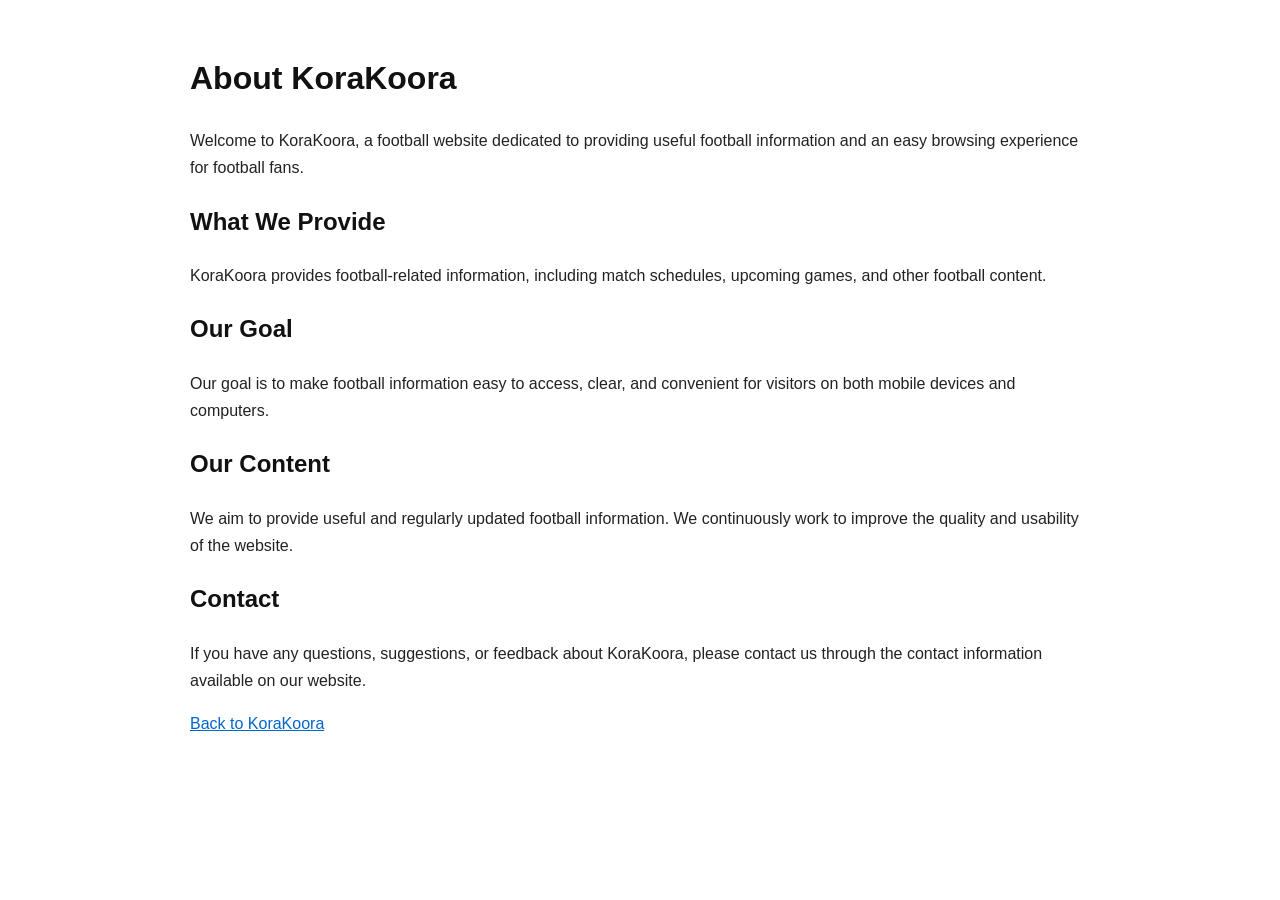
<file: about.html>
<!DOCTYPE html>
<html lang="en">
<head>
  <meta charset="UTF-8">
  <meta name="viewport" content="width=device-width, initial-scale=1.0">
  <title>About Us - KoraKoora</title>
  <meta name="description" content="Learn more about KoraKoora, a football website providing match information and football content.">
  <style>
    body {
      font-family: Arial, sans-serif;
      line-height: 1.7;
      max-width: 900px;
      margin: 0 auto;
      padding: 30px 20px;
      color: #222;
      background: #fff;
    }

    h1, h2 {
      color: #111;
    }

    a {
      color: #0066cc;
    }
  </style>
</head>

<body>

  <h1>About KoraKoora</h1>

  <p>
    Welcome to KoraKoora, a football website dedicated to providing
    useful football information and an easy browsing experience for
    football fans.
  </p>

  <h2>What We Provide</h2>

  <p>
    KoraKoora provides football-related information, including match
    schedules, upcoming games, and other football content.
  </p>

  <h2>Our Goal</h2>

  <p>
    Our goal is to make football information easy to access, clear,
    and convenient for visitors on both mobile devices and computers.
  </p>

  <h2>Our Content</h2>

  <p>
    We aim to provide useful and regularly updated football information.
    We continuously work to improve the quality and usability of the website.
  </p>

  <h2>Contact</h2>

  <p>
    If you have any questions, suggestions, or feedback about KoraKoora,
    please contact us through the contact information available on our website.
  </p>

  <p>
    <a href="../index.html">Back to KoraKoora</a>
  </p>

</body>
</html>
</file>
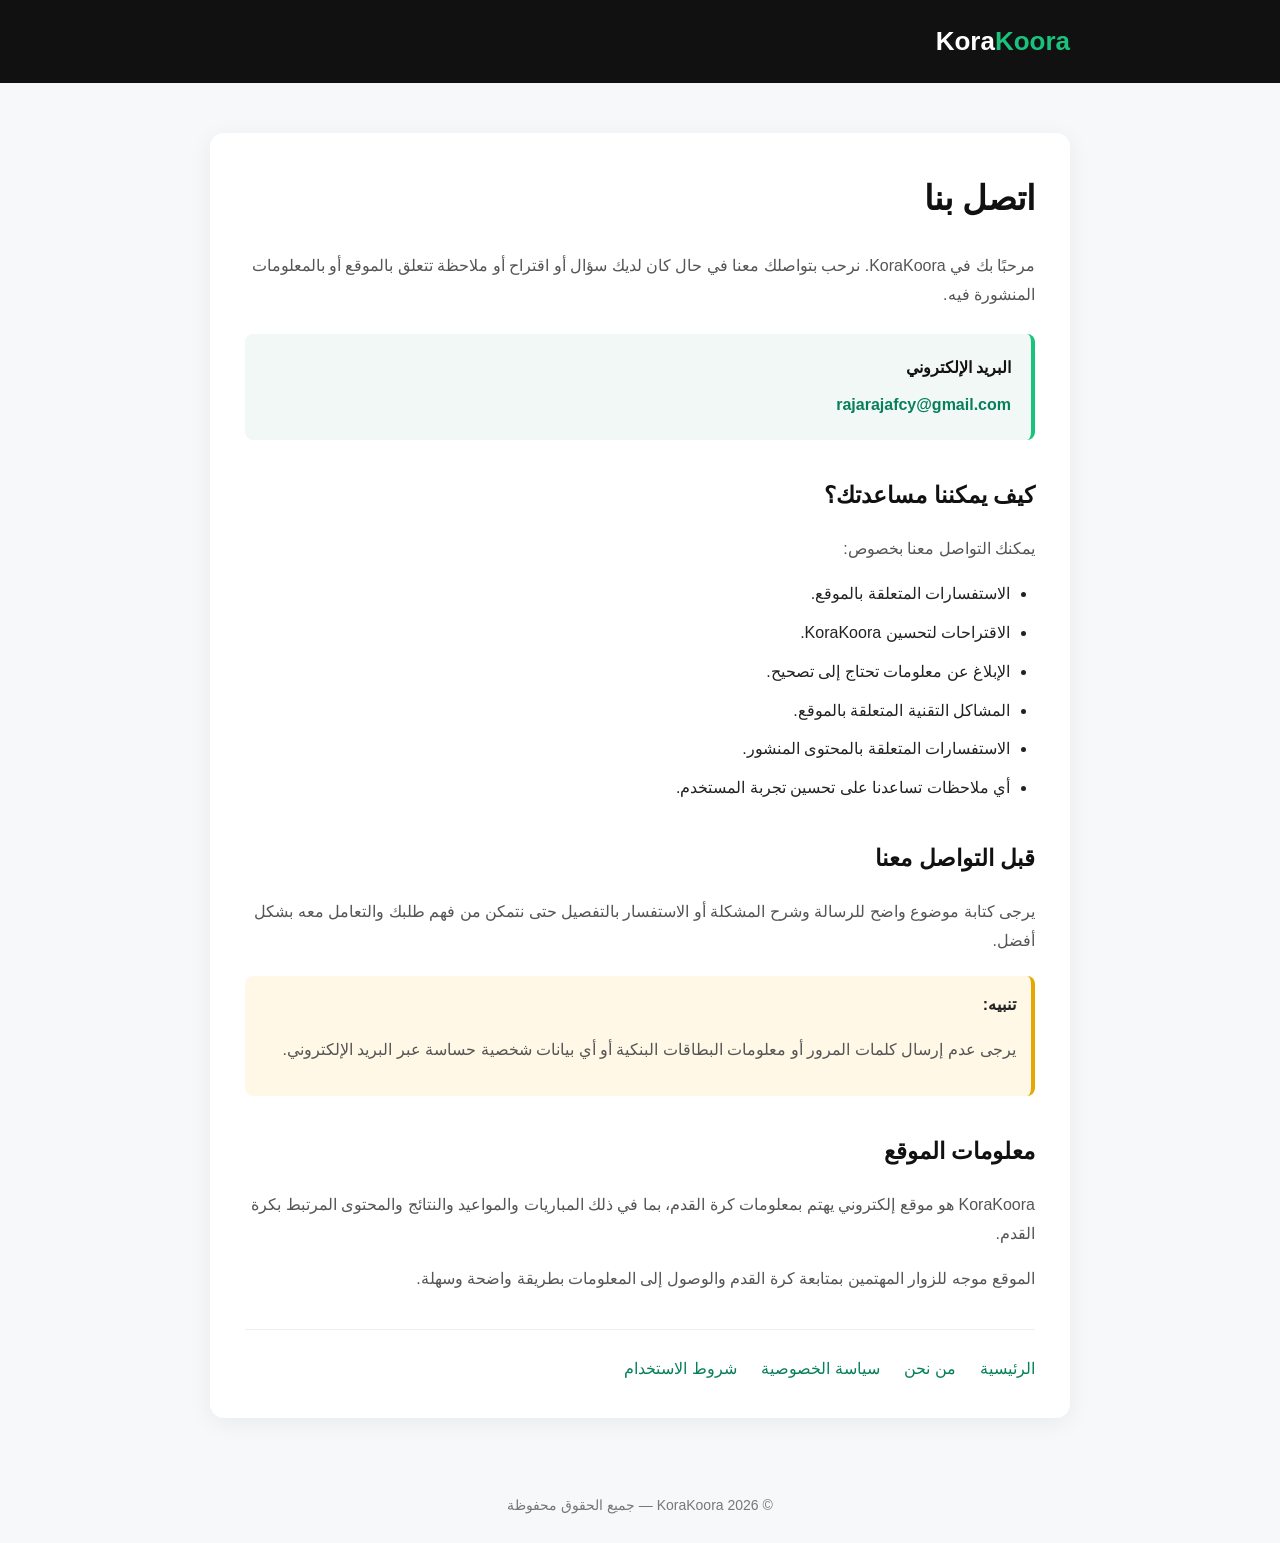
<file: contact.html>
<!DOCTYPE html>
<html lang="ar" dir="rtl">

<head>
  <meta charset="UTF-8">
  <meta name="viewport" content="width=device-width, initial-scale=1.0">

  <title>اتصل بنا - KoraKoora</title>

  <meta name="description"
        content="تواصل مع فريق KoraKoora للاستفسارات والاقتراحات وتصحيح المعلومات والملاحظات.">

  <meta name="robots" content="index, follow">

  <style>
    * {
      box-sizing: border-box;
    }

    body {
      margin: 0;
      font-family: Arial, Tahoma, sans-serif;
      line-height: 1.8;
      color: #222;
      background: #f7f8fa;
    }

    .container {
      max-width: 900px;
      margin: auto;
      padding: 0 20px;
    }

    header {
      background: #111;
      padding: 18px 0;
    }

    .brand {
      color: white;
      text-decoration: none;
      font-size: 26px;
      font-weight: bold;
    }

    .brand span {
      color: #19c37d;
    }

    main {
      padding: 50px 0;
    }

    .card {
      background: white;
      border-radius: 14px;
      padding: 35px;
      box-shadow: 0 5px 25px rgba(0, 0, 0, 0.06);
    }

    h1 {
      margin-top: 0;
      color: #111;
      font-size: 34px;
    }

    h2 {
      margin-top: 35px;
      color: #111;
      font-size: 23px;
    }

    p {
      color: #555;
    }

    .contact-box {
      background: #f1f8f5;
      border-right: 4px solid #19c37d;
      padding: 20px;
      border-radius: 8px;
      margin: 25px 0;
    }

    .contact-box strong {
      display: block;
      margin-bottom: 8px;
      color: #111;
    }

    .email {
      direction: ltr;
      display: inline-block;
      color: #087f5b;
      font-weight: bold;
      text-decoration: none;
    }

    .email:hover {
      text-decoration: underline;
    }

    ul {
      padding-right: 25px;
    }

    li {
      margin-bottom: 10px;
    }

    .form-group {
      margin-bottom: 20px;
    }

    label {
      display: block;
      margin-bottom: 8px;
      font-weight: bold;
    }

    input,
    textarea {
      width: 100%;
      padding: 13px;
      border: 1px solid #ddd;
      border-radius: 8px;
      font-family: inherit;
      font-size: 15px;
    }

    textarea {
      min-height: 140px;
      resize: vertical;
    }

    button {
      border: 0;
      padding: 13px 25px;
      border-radius: 8px;
      background: #19c37d;
      color: white;
      font-size: 16px;
      cursor: pointer;
    }

    button:hover {
      opacity: 0.9;
    }

    .notice {
      background: #fff8e6;
      border-right: 4px solid #e6a700;
      padding: 15px;
      border-radius: 8px;
      margin-top: 20px;
    }

    .links {
      margin-top: 35px;
      padding-top: 25px;
      border-top: 1px solid #eee;
    }

    .links a {
      color: #087f5b;
      text-decoration: none;
      margin-left: 20px;
    }

    .links a:hover {
      text-decoration: underline;
    }

    footer {
      text-align: center;
      padding: 25px;
      color: #777;
      font-size: 14px;
    }

    @media (max-width: 600px) {
      .card {
        padding: 25px 18px;
      }

      h1 {
        font-size: 28px;
      }
    }
  </style>
</head>

<body>

<header>
  <div class="container">

    <a class="brand" href="../index.html">
      Kora<span>Koora</span>
    </a>

  </div>
</header>


<main>

  <div class="container">

    <div class="card">

      <h1>اتصل بنا</h1>

      <p>
        مرحبًا بك في KoraKoora.
        نرحب بتواصلك معنا في حال كان لديك سؤال أو اقتراح أو ملاحظة
        تتعلق بالموقع أو بالمعلومات المنشورة فيه.
      </p>


      <div class="contact-box">

        <strong>البريد الإلكتروني</strong>

        <a
          class="email"
          href="mailto:rajarajafcy@gmail.com?subject=Contact%20KoraKoora">
          rajarajafcy@gmail.com
        </a>

      </div>


      <h2>كيف يمكننا مساعدتك؟</h2>

      <p>
        يمكنك التواصل معنا بخصوص:
      </p>

      <ul>
        <li>الاستفسارات المتعلقة بالموقع.</li>
        <li>الاقتراحات لتحسين KoraKoora.</li>
        <li>الإبلاغ عن معلومات تحتاج إلى تصحيح.</li>
        <li>المشاكل التقنية المتعلقة بالموقع.</li>
        <li>الاستفسارات المتعلقة بالمحتوى المنشور.</li>
        <li>أي ملاحظات تساعدنا على تحسين تجربة المستخدم.</li>
      </ul>


      <h2>قبل التواصل معنا</h2>

      <p>
        يرجى كتابة موضوع واضح للرسالة وشرح المشكلة أو الاستفسار
        بالتفصيل حتى نتمكن من فهم طلبك والتعامل معه بشكل أفضل.
      </p>


      <div class="notice">

        <strong>تنبيه:</strong>

        <p>
          يرجى عدم إرسال كلمات المرور أو معلومات البطاقات البنكية
          أو أي بيانات شخصية حساسة عبر البريد الإلكتروني.
        </p>

      </div>


      <h2>معلومات الموقع</h2>

      <p>
        KoraKoora هو موقع إلكتروني يهتم بمعلومات كرة القدم،
        بما في ذلك المباريات والمواعيد والنتائج والمحتوى المرتبط
        بكرة القدم.
      </p>

      <p>
        الموقع موجه للزوار المهتمين بمتابعة كرة القدم والوصول
        إلى المعلومات بطريقة واضحة وسهلة.
      </p>


      <div class="links">

        <a href="../index.html">
          الرئيسية
        </a>

        <a href="about.html">
          من نحن
        </a>

        <a href="privacy.html">
          سياسة الخصوصية
        </a>

        <a href="terms.html">
          شروط الاستخدام
        </a>

      </div>

    </div>

  </div>

</main>


<footer>

  © 2026 KoraKoora — جميع الحقوق محفوظة

</footer>

</body>
</html>
</file>
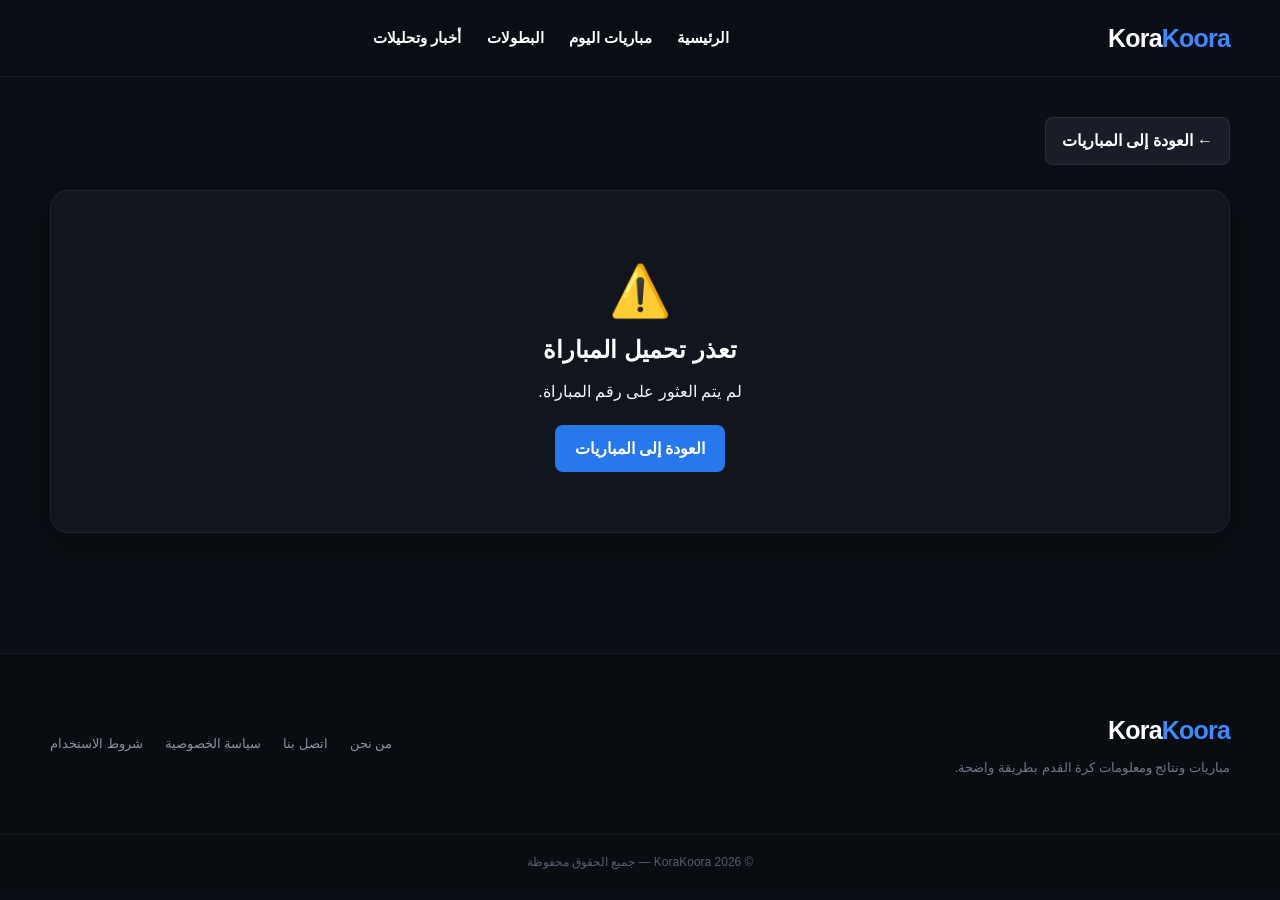
<file: match.html>
<!DOCTYPE html>
<html lang="ar" dir="rtl">

<head>
  <meta charset="UTF-8">
  <meta name="viewport" content="width=device-width, initial-scale=1.0">
  <meta name="robots" content="index, follow">
  <meta name="description" content="تفاصيل مباراة كرة القدم، الموعد، النتيجة، البطولة، القنوات الناقلة والمعلومات المتاحة.">
  <meta name="theme-color" content="#111111">
  <title>تفاصيل المباراة | KoraKoora</title>
  <link rel="stylesheet" href="style.css">

  <style>
    .match-page { padding: 40px 0 70px; }
    .back-button { display: inline-flex; align-items: center; gap: 8px; margin-bottom: 25px; padding: 10px 16px; border-radius: 8px; background: #181d27; color: #fff; text-decoration: none; font-weight: bold; border: 1px solid rgba(255,255,255,0.08); }
    .back-button:hover { background: #202735; }

    .match-details-card {
      background: #11151e;
      color: #f5f7fb;
      border-radius: 18px;
      padding: 30px;
      box-shadow: 0 10px 35px rgba(0,0,0,.3);
      border: 1px solid rgba(255,255,255,0.06);
    }
    .match-details-card h2 { color: #ffffff; }
    .match-details-card strong { color: #f5f7fb; }

    .match-details-top { text-align: center; margin-bottom: 30px; }
    .competition-name {
      display: inline-block;
      margin-bottom: 12px;
      padding: 7px 14px;
      border-radius: 20px;
      background: #181d27;
      color: #f5f7fb;
      font-size: 14px;
      font-weight: bold;
      border: 1px solid rgba(255,255,255,0.06);
    }
    .match-date { color: #8992a3; margin: 8px 0; }

    .match-details-teams {
      display: grid;
      grid-template-columns: 1fr auto 1fr;
      align-items: center;
      gap: 25px;
      max-width: 850px;
      margin: 0 auto;
    }
    .details-team {
      display: flex;
      flex-direction: column;
      align-items: center;
      gap: 12px;
      text-align: center;
    }
    .details-team img { width: 90px; height: 90px; object-fit: contain; }
    .details-team-name { font-size: 20px; font-weight: bold; color: #ffffff; }

    .details-center { text-align: center; min-width: 150px; }
    .details-time { font-size: 30px; font-weight: bold; margin-bottom: 10px; color: #ffffff; }
    .details-score {
      display: flex;
      justify-content: center;
      align-items: center;
      gap: 12px;
      font-size: 38px;
      font-weight: 900;
      color: #ffffff;
    }
    .details-score strong { font-size: 25px; color: #ffffff; }

    .details-status {
      display: inline-block;
      margin-top: 10px;
      padding: 6px 13px;
      border-radius: 20px;
      background: #181d27;
      color: #f5f7fb;
      font-size: 14px;
      font-weight: bold;
    }
    .details-status.live { background: rgba(255,77,88,0.15); color: #ff6b75; }
    .details-status.finished { background: rgba(66,203,133,0.12); color: #69d49a; }
    .details-status.upcoming { background: rgba(61,139,255,0.12); color: #3d8bff; }

    .details-section { margin-top: 35px; padding-top: 25px; border-top: 1px solid rgba(255,255,255,0.06); }
    .details-section h2 { margin-bottom: 20px; font-size: 21px; color: #ffffff; }

    .info-grid {
      display: grid;
      grid-template-columns: repeat(auto-fit, minmax(180px, 1fr));
      gap: 15px;
    }
    .info-box {
      background: #181d27;
      border-radius: 12px;
      padding: 17px;
      color: #f5f7fb;
      border: 1px solid rgba(255,255,255,0.04);
    }
    .info-box span { display: block; color: #8992a3; font-size: 13px; margin-bottom: 7px; }
    .info-box strong { font-size: 16px; color: #ffffff; }

    .placeholder-box {
      padding: 20px;
      background: #181d27;
      border-radius: 12px;
      color: #737d8e;
      line-height: 1.9;
      border: 1px solid rgba(255,255,255,0.04);
    }

    .broadcast-grid {
      display: grid;
      grid-template-columns: repeat(auto-fit, minmax(260px, 1fr));
      gap: 12px;
    }
    .broadcast-card {
      display: flex;
      align-items: center;
      gap: 14px;
      padding: 16px;
      background: #181d27;
      border-radius: 14px;
      border: 1px solid rgba(255,255,255,0.06);
      transition: all 0.2s ease;
      text-decoration: none;
      color: inherit;
    }
    .broadcast-card:hover {
      background: #1b2230;
      border-color: rgba(61,139,255,0.2);
      transform: translateY(-2px);
    }
    .broadcast-icon {
      width: 48px;
      height: 48px;
      border-radius: 12px;
      display: flex;
      align-items: center;
      justify-content: center;
      font-size: 22px;
      flex-shrink: 0;
    }
    .broadcast-info { flex: 1; }
    .broadcast-info strong { display: block; color: #ffffff; font-size: 15px; margin-bottom: 3px; }
    .broadcast-info span { color: #8992a3; font-size: 12px; }
    .broadcast-action {
      padding: 8px 14px;
      border-radius: 8px;
      background: #2878ed;
      color: #fff;
      font-size: 12px;
      font-weight: bold;
      white-space: nowrap;
    }
    .broadcast-note {
      margin-top: 16px;
      padding: 14px 16px;
      background: rgba(40,120,237,0.08);
      border: 1px solid rgba(40,120,237,0.15);
      border-radius: 12px;
      color: #3d8bff;
      font-size: 13px;
      line-height: 1.7;
    }

    .loading-details { text-align: center; padding: 70px 20px; }
    .loading-details .loader {
      width: 38px; height: 38px;
      border: 4px solid rgba(255,255,255,0.08);
      border-top-color: #3d8bff;
      border-radius: 50%;
      animation: spin .8s linear infinite;
      margin: 0 auto 15px;
    }
    @keyframes spin { to { transform: rotate(360deg); } }

    .error-details { text-align: center; padding: 60px 20px; }
    .error-details h2 { margin-bottom: 10px; color: #ffffff; }
    .home-link {
      display: inline-block;
      margin-top: 20px;
      padding: 11px 20px;
      background: #2878ed;
      color: #fff;
      border-radius: 8px;
      text-decoration: none;
      font-weight: bold;
    }

    .team-logo-fallback {
      width: 90px; height: 90px; border-radius: 50%;
      background: linear-gradient(135deg, #1a237e, #0d47a1);
      color: #fff; font-size: 2.5rem; font-weight: 900;
      display: flex; align-items: center; justify-content: center;
    }

    .nav-menu {
      display: flex;
      gap: 25px;
      list-style: none;
      margin: 0;
      padding: 0;
    }
    .nav-menu li a {
      color: #fff;
      text-decoration: none;
      font-weight: 600;
      transition: color 0.2s;
    }
    .nav-menu li a:hover { color: #3d8bff; }

    @media (max-width: 768px) {
      .nav-menu {
        position: absolute;
        top: 100%;
        right: 0;
        left: 0;
        flex-direction: column;
        background: #11151e;
        padding: 20px;
        gap: 15px;
        border-radius: 0 0 16px 16px;
        border: 1px solid rgba(255,255,255,0.06);
        border-top: 0;
        transform: translateY(-10px);
        opacity: 0;
        pointer-events: none;
        transition: all 0.25s ease;
        z-index: 100;
      }
      .nav-menu.open {
        transform: translateY(0);
        opacity: 1;
        pointer-events: all;
      }
      .mobile-menu-btn {
        display: flex;
        align-items: center;
        justify-content: center;
        width: 40px;
        height: 40px;
        background: transparent;
        border: 1px solid rgba(255,255,255,0.1);
        border-radius: 10px;
        color: #fff;
        font-size: 18px;
        cursor: pointer;
      }
      .match-details-teams { gap: 12px; }
      .details-team img, .team-logo-fallback { width: 65px; height: 65px; font-size: 1.8rem; }
      .details-team-name { font-size: 15px; }
      .details-time { font-size: 22px; }
      .details-score { font-size: 28px; }
      .details-center { min-width: 90px; }
      .info-grid { grid-template-columns: 1fr; }
      .broadcast-grid { grid-template-columns: 1fr; }
    }
  </style>
</head>

<body>

<header class="topbar">
  <div class="container nav">
    <a class="brand" href="index.html">Kora<span>Koora</span></a>
    <button class="mobile-menu-btn" aria-label="القائمة" aria-expanded="false">
      <i class="fas fa-bars"></i>
    </button>
    <nav aria-label="القائمة الرئيسية">
      <ul class="nav-menu">
        <li><a href="index.html">الرئيسية</a></li>
        <li><a href="index.html#matches">مباريات اليوم</a></li>
        <li><a href="index.html#leagues">البطولات</a></li>
        <li><a href="index.html#news">أخبار وتحليلات</a></li>
      </ul>
    </nav>
  </div>
</header>

<main class="match-page">
  <div class="container">
    <a href="index.html#matches" class="back-button">← العودة إلى المباريات</a>
    <div id="matchDetails">
      <div class="loading-details">
        <div class="loader"></div>
        <p>جاري تحميل تفاصيل المباراة...</p>
      </div>
    </div>
  </div>
</main>

<footer>
  <div class="container footer">
    <div>
      <a class="brand" href="index.html">Kora<span>Koora</span></a>
      <p>مباريات ونتائج ومعلومات كرة القدم بطريقة واضحة.</p>
    </div>
    <div class="footer-links">
      <a href="pages/about.html">من نحن</a>
      <a href="pages/contact.html">اتصل بنا</a>
      <a href="pages/privacy.html">سياسة الخصوصية</a>
      <a href="pages/terms.html">شروط الاستخدام</a>
    </div>
  </div>
  <div class="copyright">© 2026 KoraKoora — جميع الحقوق محفوظة</div>
</footer>

<script>
const API_FILE = "matches.json";

const BROADCASTERS = {
  "PL": [
    { name: "BeIN Sports 1", region: "الشرق الأوسط وشمال أفريقيا", icon: "📡", color: "#1a1a2e", link: "https://www.beinsports.com" },
    { name: "StarzPlay", region: "الشرق الأوسط", icon: "⭐", color: "#1e1e2e", link: "https://www.starzplay.com" },
    { name: "Sky Sports", region: "المملكة المتحدة", icon: "🏴", color: "#0f1e5a", link: "https://www.skysports.com" },
    { name: "NBC Sports", region: "الولايات المتحدة", icon: "🇺🇸", color: "#0f3460", link: "https://www.nbcsports.com" }
  ],
  "PD": [
    { name: "BeIN Sports 3", region: "الشرق الأوسط وشمال أفريقيا", icon: "📡", color: "#1a1a2e", link: "https://www.beinsports.com" },
    { name: "LaLiga TV", region: "إسبانيا", icon: "🇪🇸", color: "#1a237e", link: "https://www.laliga.com" },
    { name: "StarzPlay", region: "الشرق الأوسط", icon: "⭐", color: "#1e1e2e", link: "https://www.starzplay.com" }
  ],
  "SA": [
    { name: "AD Sports", region: "الإمارات والخليج", icon: "🇦🇪", color: "#1a237e", link: "https://www.admedia.ae" },
    { name: "BeIN Sports 4", region: "الشرق الأوسط", icon: "📡", color: "#1a1a2e", link: "https://www.beinsports.com" },
    { name: "DAZN", region: "أوروبا", icon: "⚡", color: "#111", link: "https://www.dazn.com" }
  ],
  "BL1": [
    { name: "BeIN Sports 5", region: "الشرق الأوسط", icon: "📡", color: "#1a1a2e", link: "https://www.beinsports.com" },
    { name: "Sky Sport", region: "ألمانيا", icon: "🇩🇪", color: "#1a237e", link: "https://www.sky.de" },
    { name: "DAZN", region: "أوروبا", icon: "⚡", color: "#111", link: "https://www.dazn.com" }
  ],
  "FL1": [
    { name: "BeIN Sports 6", region: "الشرق الأوسط", icon: "📡", color: "#1a1a2e", link: "https://www.beinsports.com" },
    { name: "Canal+", region: "فرنسا", icon: "🇫🇷", color: "#1a237e", link: "https://www.canalplus.com" },
    { name: "StarzPlay", region: "الشرق الأوسط", icon: "⭐", color: "#1e1e2e", link: "https://www.starzplay.com" }
  ],
  "CL": [
    { name: "BeIN Sports 1", region: "الشرق الأوسط", icon: "📡", color: "#1a1a2e", link: "https://www.beinsports.com" },
    { name: "TNT Sports", region: "أوروبا", icon: "🇪🇺", color: "#0f3460", link: "https://www.tntsports.co.uk" },
    { name: "CBS Sports", region: "الولايات المتحدة", icon: "🇺🇸", color: "#0f3460", link: "https://www.cbssports.com" },
    { name: "Paramount+", region: "أمريكا", icon: "⛰️", color: "#1a237e", link: "https://www.paramountplus.com" }
  ],
  "PPL": [
    { name: "BeIN Sports 8", region: "الشرق الأوسط", icon: "📡", color: "#1a1a2e", link: "https://www.beinsports.com" },
    { name: "Sport TV", region: "البرتغال", icon: "🇵🇹", color: "#1a237e", link: "https://www.sporttv.pt" }
  ],
  "DED": [
    { name: "ESPN", region: "هولندا", icon: "🇳🇱", color: "#1a237e", link: "https://www.espn.com" },
    { name: "Ziggo Sport", region: "هولندا", icon: "🇳🇱", color: "#1a237e", link: "https://www.ziggosport.nl" }
  ],
  "DEFAULT": [
    { name: "BeIN Sports", region: "الشرق الأوسط وشمال أفريقيا", icon: "📡", color: "#1a1a2e", link: "https://www.beinsports.com" },
    { name: "StarzPlay", region: "الشرق الأوسط", icon: "⭐", color: "#1e1e2e", link: "https://www.starzplay.com" },
    { name: "DAZN", region: "أوروبا", icon: "⚡", color: "#111", link: "https://www.dazn.com" }
  ]
};

function getBroadcasters(leagueCode) {
  return BROADCASTERS[leagueCode] || BROADCASTERS["DEFAULT"];
}

function renderBroadcasters(leagueCode) {
  const channels = getBroadcasters(leagueCode);
  return `
    <section class="details-section">
      <h2>📺 القنوات الناقلة الرسمية</h2>
      <div class="broadcast-grid">
        ${channels.map(ch => `
          <a href="${ch.link}" target="_blank" rel="noopener noreferrer" class="broadcast-card">
            <div class="broadcast-icon" style="background:${ch.color}">${ch.icon}</div>
            <div class="broadcast-info">
              <strong>${ch.name}</strong>
              <span>${ch.region}</span>
            </div>
            <div class="broadcast-action">اشتراك</div>
          </a>
        `).join('')}
      </div>
      <div class="broadcast-note">
        ℹ️ KoraKoora لا يقدم بثاً مباشراً للمباريات. نعرض لك فقط القنوات والمنصات الرسمية التي تمتلك حقوق النشر. يرجى الاشتراك في المنصة المناسبة لمنطقتك.
      </div>
    </section>
  `;
}

function getUserTimeZone() {
  try { return Intl.DateTimeFormat().resolvedOptions().timeZone || "UTC"; }
  catch { return "UTC"; }
}

function formatTime(utc) {
  if (!utc) return "--:--";
  try {
    return new Intl.DateTimeFormat("ar-MA", {
      hour: "2-digit", minute: "2-digit", hour12: false, timeZone: getUserTimeZone()
    }).format(new Date(utc));
  } catch { return "--:--"; }
}

function formatDate(utc) {
  if (!utc) return "--";
  try {
    return new Intl.DateTimeFormat("ar-MA", {
      weekday: "long", year: "numeric", month: "long", day: "numeric", timeZone: getUserTimeZone()
    }).format(new Date(utc));
  } catch { return "--"; }
}

function getMatchId() {
  const params = new URLSearchParams(window.location.search);
  return params.get("id");
}

const LEAGUE_NAMES = {
  "Premier League": "الدوري الإنجليزي",
  "Primera Division": "الدوري الإسباني",
  "La Liga": "الدوري الإسباني",
  "Serie A": "الدوري الإيطالي",
  "Bundesliga": "الدوري الألماني",
  "Ligue 1": "الدوري الفرنسي",
  "Primeira Liga": "الدوري البرتغالي",
  "Eredivisie": "الدوري الهولندي",
  "UEFA Champions League": "دوري أبطال أوروبا",
  "Champions League": "دوري أبطال أوروبا",
  "Europa League": "الدوري الأوروبي",
  "Conference League": "دوري المؤتمر الأوروبي",
  "Botola Pro": "الدوري المغربي",
  "Botola": "الدوري المغربي",
  "Egyptian Premier League": "الدوري المصري",
  "Saudi Pro League": "الدوري السعودي",
  "Saudi Professional League": "الدوري السعودي"
};

const LEAGUE_CODES = {
  "Premier League": "PL", "English Premier League": "PL",
  "Primera Division": "PD", "La Liga": "PD",
  "Serie A": "SA",
  "Bundesliga": "BL1",
  "Ligue 1": "FL1",
  "Primeira Liga": "PPL",
  "Eredivisie": "DED",
  "UEFA Champions League": "CL", "Champions League": "CL",
  "UEFA Europa League": "EL", "Europa League": "EL"
};

function getCompetitionName(match) {
  const competition = match.competition;
  if (!competition) return "بطولة";
  if (typeof competition === "object") {
    const name = competition.name || competition.code || "بطولة";
    return LEAGUE_NAMES[name] || name;
  }
  return LEAGUE_NAMES[competition] || competition;
}

function getCompetitionCode(match) {
  const competition = match.competition;
  if (!competition) return "";
  let name = "";
  if (typeof competition === "object") name = competition.name || competition.code || "";
  else name = competition;
  return LEAGUE_CODES[name] || "";
}

function getTeam(team) {
  if (!team) return { name: "فريق", logo: "" };
  const name = team.name || team.shortName || team.tla || "فريق";
  const logo = team.crest || team.logo || team.image || team.crestUrl || "";
  return { name, logo };
}

function getStatus(match) {
  const status = String(match.status || "").toUpperCase();
  if (["LIVE","IN_PLAY","PAUSED","1H","2H","HT","ET","P"].includes(status)) {
    return { className: "live", text: "🔴 مباشر" };
  }
  if (status === "FINISHED") return { className: "finished", text: "✓ انتهت" };
  if (status === "POSTPONED") return { className: "upcoming", text: "⚠️ تأجلت" };
  if (status === "CANCELLED") return { className: "upcoming", text: "⚠️ ألغيت" };
  if (status === "TIMED" || status === "SCHEDULED") return { className: "upcoming", text: "🕐 مؤكدة" };
  return { className: "upcoming", text: "🕐 لم تبدأ" };
}

function getScore(match) {
  const score = match.score || {};
  const fullTime = score.fullTime || {};
  return {
    home: fullTime.home ?? match.homeScore ?? null,
    away: fullTime.away ?? match.awayScore ?? null
  };
}

function renderTeam(team) {
  const fallback = `<div class="team-logo-fallback">${team.name.charAt(0)}</div>`;
  const img = team.logo
    ? `<img src="${team.logo}" alt="شعار ${team.name}" onerror="this.style.display='none'; this.parentElement.insertAdjacentHTML('afterbegin', '${fallback.replace(/"/g, '&quot;')}');">`
    : fallback;
  return `
    <div class="details-team">
      ${img}
      <div class="details-team-name">${team.name}</div>
    </div>
  `;
}

async function loadMatch() {
  const container = document.querySelector("#matchDetails");
  const matchId = getMatchId();
  if (!matchId) { showError("لم يتم العثور على رقم المباراة."); return; }

  try {
    const response = await fetch(`${API_FILE}?v=${Date.now()}`, { cache: "no-store" });
    if (!response.ok) throw new Error(`HTTP ${response.status}`);
    const data = await response.json();
    const matches = Array.isArray(data.matches) ? data.matches : [];
    const match = matches.find(item => String(item.id) === String(matchId));
    if (!match) { showError("لم يتم العثور على هذه المباراة في البيانات الحالية."); return; }
    renderMatchDetails(match);
  } catch (error) {
    console.error("Match details error:", error);
    showError("حدث خطأ أثناء تحميل تفاصيل المباراة.");
  }
}

function renderMatchDetails(match) {
  const container = document.querySelector("#matchDetails");
  const home = getTeam(match.homeTeam || match.home);
  const away = getTeam(match.awayTeam || match.away);
  const score = getScore(match);
  const status = getStatus(match);
  const competition = getCompetitionName(match);
  const leagueCode = getCompetitionCode(match);
  const hasScore = score.home !== null && score.away !== null;

  const center = hasScore
    ? `<div class="details-score"><span>${score.home}</span><strong>-</strong><span>${score.away}</span></div>`
    : `<div class="details-time">${formatTime(match.utcDate)}</div>`;

  container.innerHTML = `
    <article class="match-details-card">
      <div class="match-details-top">
        <div class="competition-name">🏆 ${competition}</div>
        <div class="match-date">${formatDate(match.utcDate)}</div>
        <div style="color:#8992a3;font-size:13px;">بتوقيت ${getUserTimeZone()}</div>
      </div>
      <div class="match-details-teams">
        ${renderTeam(home)}
        <div class="details-center">
          ${center}
          <div class="details-status ${status.className}">${status.text}</div>
        </div>
        ${renderTeam(away)}
      </div>
      <section class="details-section">
        <h2>معلومات المباراة</h2>
        <div class="info-grid">
          <div class="info-box"><span>البطولة</span><strong>${competition}</strong></div>
          <div class="info-box"><span>موعد المباراة</span><strong>${formatTime(match.utcDate)}</strong></div>
          <div class="info-box"><span>تاريخ المباراة</span><strong>${formatDate(match.utcDate)}</strong></div>
          <div class="info-box"><span>حالة المباراة</span><strong>${status.text}</strong></div>
          ${match.matchday ? `<div class="info-box"><span>الجولة</span><strong>الجولة ${match.matchday}</strong></div>` : ""}
          ${match.stage ? `<div class="info-box"><span>المرحلة</span><strong>${match.stage}</strong></div>` : ""}
        </div>
      </section>
      ${renderBroadcasters(leagueCode)}
      <section class="details-section">
        <h2>الحكم</h2>
        <div class="placeholder-box">معلومات الحكم ستظهر هنا عندما تكون متوفرة في مصدر البيانات.</div>
      </section>
      <section class="details-section">
        <h2>التشكيلات والأحداث</h2>
        <div class="placeholder-box">التشكيلات، الأهداف، البطاقات، التبديلات والإحصائيات ستظهر هنا عندما تصبح متاحة من مصدر البيانات.</div>
      </section>
    </article>
  `;
  document.title = `${home.name} × ${away.name} | KoraKoora`;
}

function showError(message) {
  const container = document.querySelector("#matchDetails");
  container.innerHTML = `
    <div class="match-details-card error-details">
      <div style="font-size:50px;">⚠️</div>
      <h2>تعذر تحميل المباراة</h2>
      <p>${message}</p>
      <a href="index.html#matches" class="home-link">العودة إلى المباريات</a>
    </div>
  `;
}

document.querySelector('.mobile-menu-btn').addEventListener('click', function() {
  const nav = document.querySelector('.nav-menu');
  nav.classList.toggle('open');
  this.setAttribute('aria-expanded', nav.classList.contains('open'));
});

loadMatch();
</script>

</body>
</html>
</file>
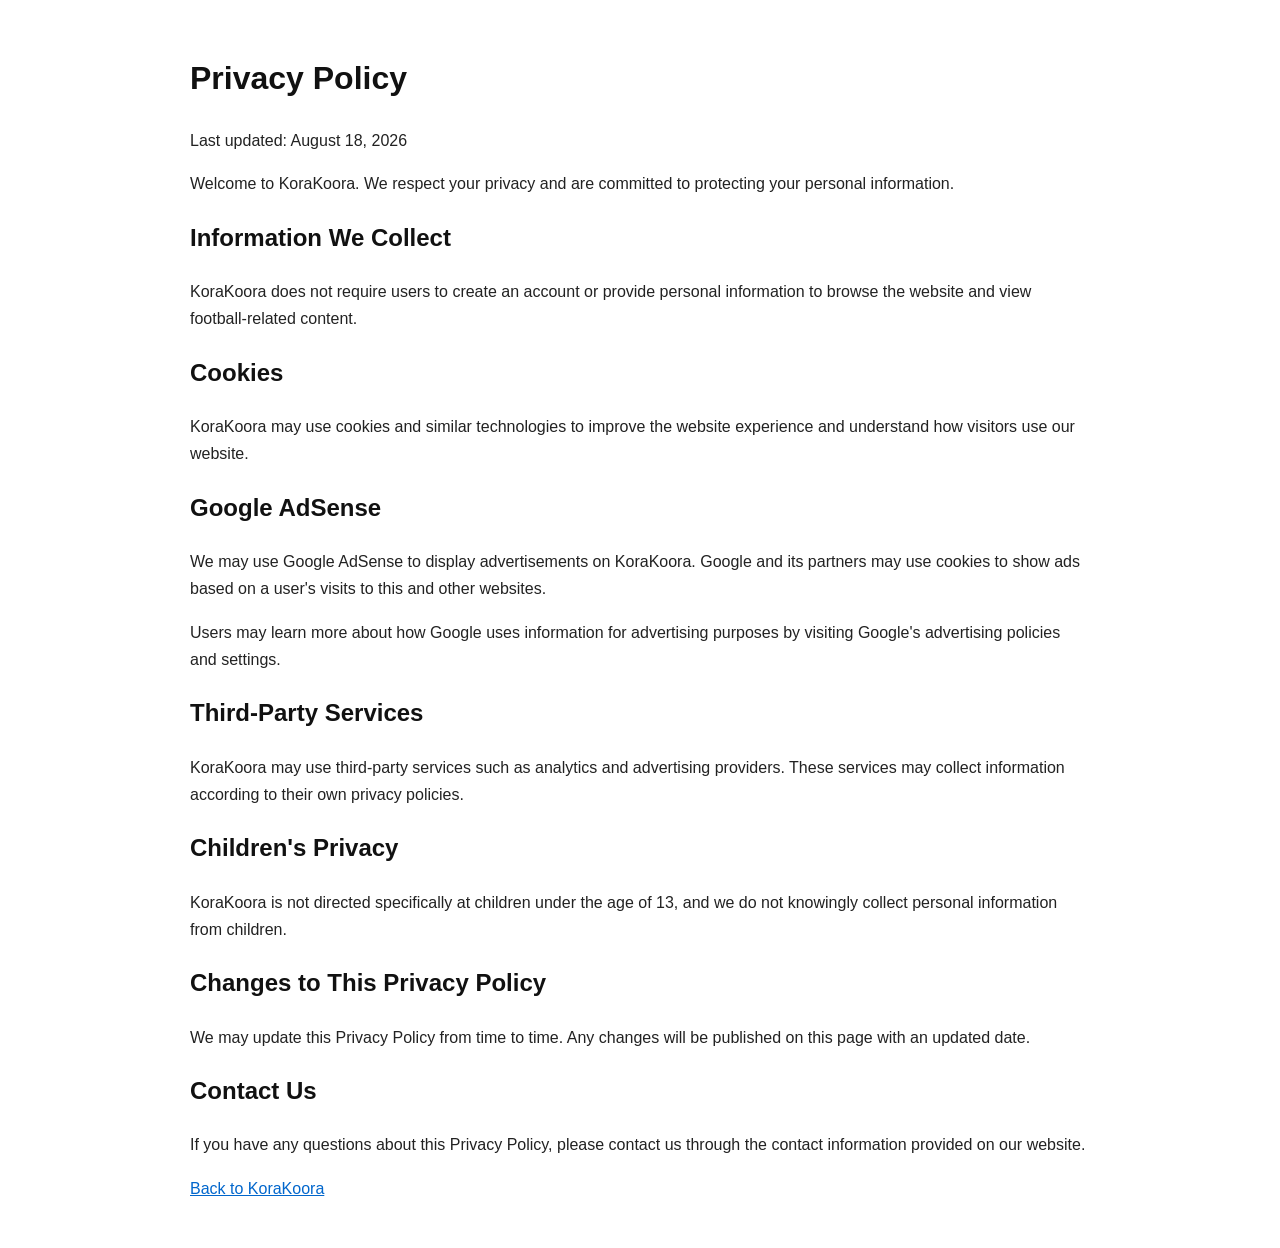
<file: privacy.html>
<!DOCTYPE html>
<html lang="en">
<head>
  <meta charset="UTF-8">
  <meta name="viewport" content="width=device-width, initial-scale=1.0">
  <title>Privacy Policy - KoraKoora</title>
  <meta name="description" content="Privacy Policy for KoraKoora.">
  <style>
    body {
      font-family: Arial, sans-serif;
      line-height: 1.7;
      max-width: 900px;
      margin: 0 auto;
      padding: 30px 20px;
      color: #222;
      background: #fff;
    }

    h1, h2 {
      color: #111;
    }

    a {
      color: #0066cc;
    }
  </style>
</head>

<body>

  <h1>Privacy Policy</h1>

  <p>Last updated: August 18, 2026</p>

  <p>
    Welcome to KoraKoora. We respect your privacy and are committed to
    protecting your personal information.
  </p>

  <h2>Information We Collect</h2>

  <p>
    KoraKoora does not require users to create an account or provide personal
    information to browse the website and view football-related content.
  </p>

  <h2>Cookies</h2>

  <p>
    KoraKoora may use cookies and similar technologies to improve the website
    experience and understand how visitors use our website.
  </p>

  <h2>Google AdSense</h2>

  <p>
    We may use Google AdSense to display advertisements on KoraKoora.
    Google and its partners may use cookies to show ads based on a user's
    visits to this and other websites.
  </p>

  <p>
    Users may learn more about how Google uses information for advertising
    purposes by visiting Google's advertising policies and settings.
  </p>

  <h2>Third-Party Services</h2>

  <p>
    KoraKoora may use third-party services such as analytics and advertising
    providers. These services may collect information according to their own
    privacy policies.
  </p>

  <h2>Children's Privacy</h2>

  <p>
    KoraKoora is not directed specifically at children under the age of 13,
    and we do not knowingly collect personal information from children.
  </p>

  <h2>Changes to This Privacy Policy</h2>

  <p>
    We may update this Privacy Policy from time to time. Any changes will be
    published on this page with an updated date.
  </p>

  <h2>Contact Us</h2>

  <p>
    If you have any questions about this Privacy Policy, please contact us
    through the contact information provided on our website.
  </p>

  <p>
    <a href="../index.html">Back to KoraKoora</a>
  </p>

</body>
</html>
</file>
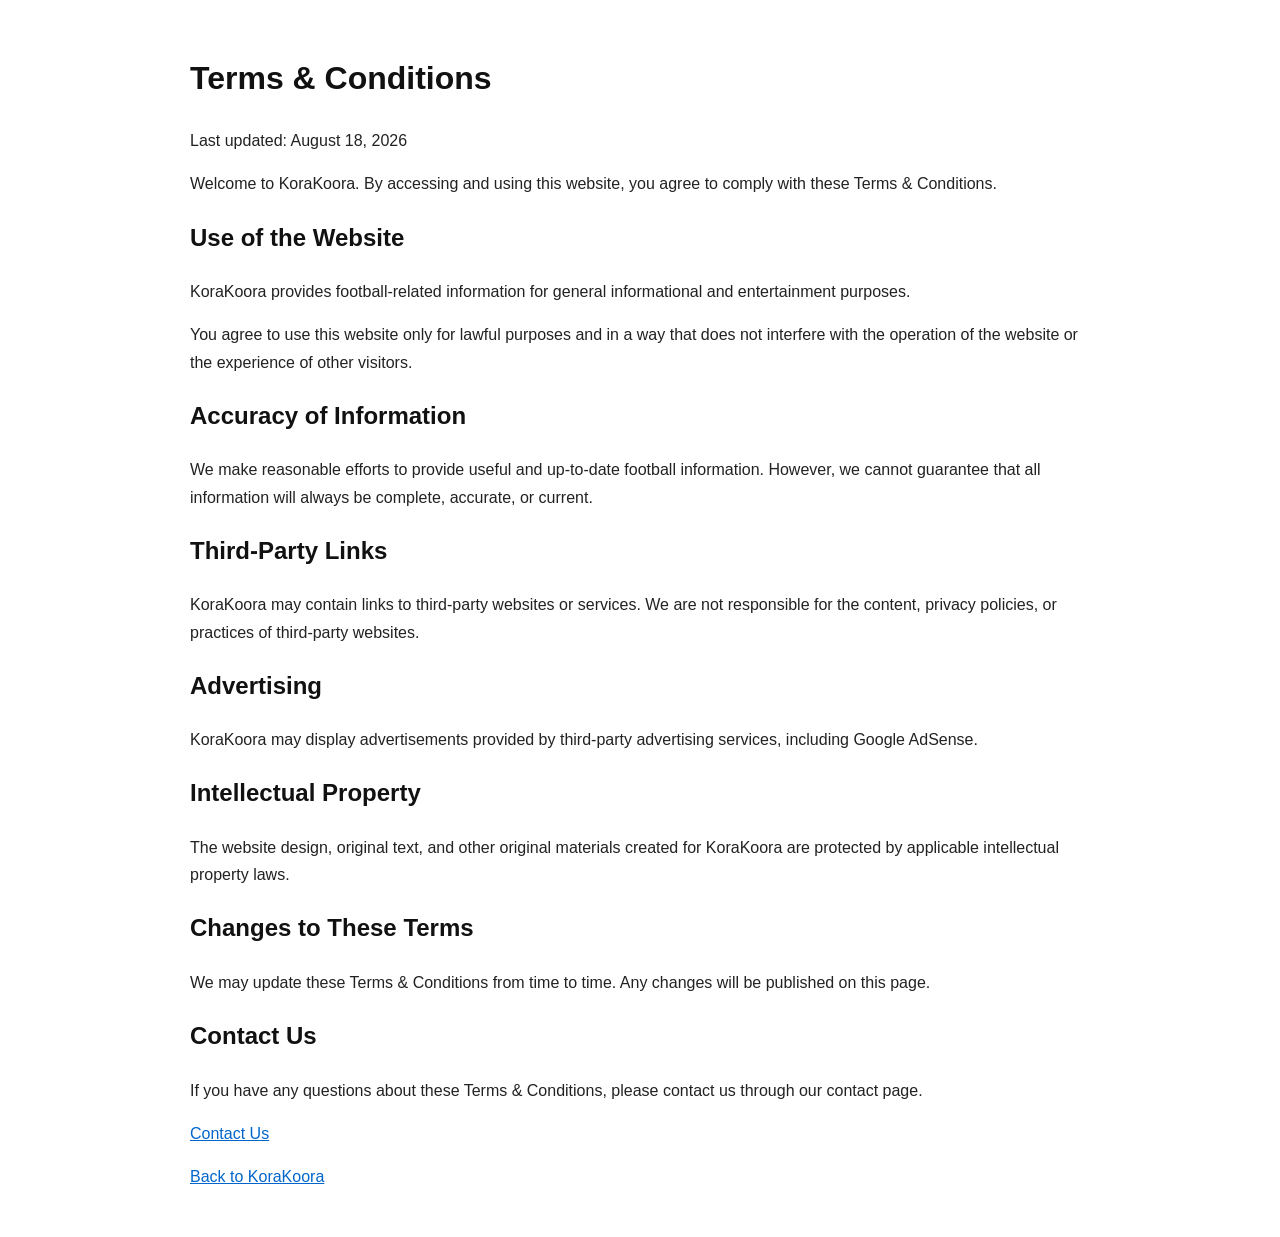
<file: terms.html>
<!DOCTYPE html>
<html lang="en">
<head>
  <meta charset="UTF-8">
  <meta name="viewport" content="width=device-width, initial-scale=1.0">
  <title>Terms & Conditions - KoraKoora</title>
  <meta name="description" content="Terms and Conditions for using KoraKoora.">

  <style>
    body {
      font-family: Arial, sans-serif;
      line-height: 1.7;
      max-width: 900px;
      margin: 0 auto;
      padding: 30px 20px;
      color: #222;
      background: #fff;
    }

    h1, h2 {
      color: #111;
    }

    a {
      color: #0066cc;
    }
  </style>
</head>

<body>

  <h1>Terms & Conditions</h1>

  <p>Last updated: August 18, 2026</p>

  <p>
    Welcome to KoraKoora. By accessing and using this website,
    you agree to comply with these Terms & Conditions.
  </p>

  <h2>Use of the Website</h2>

  <p>
    KoraKoora provides football-related information for general
    informational and entertainment purposes.
  </p>

  <p>
    You agree to use this website only for lawful purposes and in a way
    that does not interfere with the operation of the website or the
    experience of other visitors.
  </p>

  <h2>Accuracy of Information</h2>

  <p>
    We make reasonable efforts to provide useful and up-to-date football
    information. However, we cannot guarantee that all information will
    always be complete, accurate, or current.
  </p>

  <h2>Third-Party Links</h2>

  <p>
    KoraKoora may contain links to third-party websites or services.
    We are not responsible for the content, privacy policies, or practices
    of third-party websites.
  </p>

  <h2>Advertising</h2>

  <p>
    KoraKoora may display advertisements provided by third-party
    advertising services, including Google AdSense.
  </p>

  <h2>Intellectual Property</h2>

  <p>
    The website design, original text, and other original materials
    created for KoraKoora are protected by applicable intellectual
    property laws.
  </p>

  <h2>Changes to These Terms</h2>

  <p>
    We may update these Terms & Conditions from time to time.
    Any changes will be published on this page.
  </p>

  <h2>Contact Us</h2>

  <p>
    If you have any questions about these Terms & Conditions,
    please contact us through our contact page.
  </p>

  <p>
    <a href="contact.html">Contact Us</a>
  </p>

  <p>
    <a href="../index.html">Back to KoraKoora</a>
  </p>

</body>
</html>
</file>
<file: style.css>
/* =========================================================
   KoraKoora
   Professional Responsive Football Website
   RTL / Arabic
   ========================================================= */

/* ---------- Reset ---------- */

* {
  box-sizing: border-box;
  margin: 0;
  padding: 0;
}

html {
  scroll-behavior: smooth;
  -webkit-text-size-adjust: 100%;
}

body {
  min-height: 100vh;
  background: #0b0e14;
  color: #f5f7fb;
  font-family:
    -apple-system,
    BlinkMacSystemFont,
    "Segoe UI",
    Tahoma,
    Arial,
    sans-serif;
  line-height: 1.6;
  direction: rtl;
  overflow-x: hidden;
}

button,
a {
  font: inherit;
}

button {
  border: 0;
}

a {
  color: inherit;
  text-decoration: none;
}

img {
  max-width: 100%;
  display: block;
}

.container {
  width: min(1180px, calc(100% - 32px));
  margin-inline: auto;
}


/* =========================================================
   TOP BAR
   ========================================================= */

.topbar {
  position: sticky;
  top: 0;
  z-index: 1000;
  width: 100%;
  background: rgba(11, 14, 20, 0.92);
  border-bottom: 1px solid rgba(255, 255, 255, 0.07);
  backdrop-filter: blur(18px);
  -webkit-backdrop-filter: blur(18px);
}

.nav {
  min-height: 76px;
  display: flex;
  align-items: center;
  justify-content: space-between;
  gap: 28px;
}

.brand {
  flex-shrink: 0;
  color: #ffffff;
  font-size: 25px;
  font-weight: 900;
  letter-spacing: -0.8px;
}

.brand span {
  color: #3d8bff;
}

nav {
  display: flex;
  align-items: center;
  justify-content: center;
  gap: 28px;
  flex: 1;
}

nav a {
  position: relative;
  color: #b9c0ce;
  font-size: 15px;
  font-weight: 700;
  white-space: nowrap;
  transition:
    color 0.2s ease,
    transform 0.2s ease;
}

nav a:hover,
nav a.active {
  color: #ffffff;
}

nav a.active::after {
  content: "";
  position: absolute;
  right: 0;
  left: 0;
  bottom: -10px;
  height: 2px;
  border-radius: 10px;
  background: #3d8bff;
}

.search {
  width: 42px;
  height: 42px;
  flex-shrink: 0;
  border-radius: 50%;
  display: grid;
  place-items: center;
  color: #ffffff;
  background: #171c27;
  border: 1px solid rgba(255, 255, 255, 0.08);
  cursor: pointer;
  font-size: 20px;
  transition:
    background 0.2s ease,
    transform 0.2s ease;
}

.search:hover {
  background: #202735;
  transform: translateY(-1px);
}


/* =========================================================
   HERO
   ========================================================= */

.hero {
  padding: 80px 0 55px;
  position: relative;
  overflow: hidden;
}

.hero::before {
  content: "";
  position: absolute;
  width: 420px;
  height: 420px;
  top: -180px;
  right: -120px;
  background: rgba(45, 117, 255, 0.12);
  border-radius: 50%;
  filter: blur(80px);
  pointer-events: none;
}

.hero::after {
  content: "";
  position: absolute;
  width: 300px;
  height: 300px;
  bottom: -180px;
  left: -100px;
  background: rgba(76, 54, 255, 0.08);
  border-radius: 50%;
  filter: blur(80px);
  pointer-events: none;
}

.hero-inner {
  position: relative;
  z-index: 1;
  display: grid;
  grid-template-columns: 1fr 330px;
  align-items: center;
  gap: 60px;
}

.eyebrow {
  margin-bottom: 10px;
  color: #3d8bff;
  font-size: 14px;
  font-weight: 800;
}

.hero h1 {
  max-width: 760px;
  color: #ffffff;
  font-size: clamp(42px, 6vw, 72px);
  line-height: 1.08;
  letter-spacing: -2px;
  font-weight: 900;
}

.hero h1 span {
  color: #3d8bff;
}

.lead {
  max-width: 600px;
  margin-top: 22px;
  color: #929aaa;
  font-size: 17px;
}

.hero-card {
  min-height: 190px;
  padding: 28px;
  display: flex;
  flex-direction: column;
  justify-content: center;
  gap: 12px;
  background:
    linear-gradient(
      145deg,
      rgba(30, 37, 51, 0.98),
      rgba(18, 23, 33, 0.98)
    );
  border: 1px solid rgba(255, 255, 255, 0.07);
  border-radius: 24px;
  box-shadow: 0 24px 70px rgba(0, 0, 0, 0.3);
}

.hero-card strong {
  font-size: 20px;
}

.hero-card > span {
  color: #8f98a8;
  font-size: 14px;
}

.live-dot {
  color: #ff5c67;
  font-size: 13px;
  font-weight: 800;
}


/* =========================================================
   ADVERTISEMENT
   ========================================================= */

.ad-slot {
  min-height: 90px;
  margin: 30px 0;
  display: grid;
  place-items: center;
  color: #555d6b;
  background: rgba(18, 23, 33, 0.55);
  border: 1px dashed rgba(255, 255, 255, 0.08);
  border-radius: 18px;
  font-size: 12px;
}


/* =========================================================
   SECTIONS
   ========================================================= */

.section {
  padding: 48px 0;
}

.section-head {
  margin-bottom: 28px;
  display: flex;
  align-items: flex-end;
  justify-content: space-between;
  gap: 20px;
}

.section-head h2 {
  color: #ffffff;
  font-size: clamp(30px, 4vw, 44px);
  line-height: 1.15;
  font-weight: 900;
  letter-spacing: -1px;
}


/* =========================================================
   DAYS NAVIGATION
   ========================================================= */

.days {
  padding: 5px;
  display: flex;
  align-items: center;
  gap: 4px;
  background: #181d28;
  border: 1px solid rgba(255, 255, 255, 0.05);
  border-radius: 16px;
}

.days button {
  min-width: 78px;
  min-height: 42px;
  padding: 0 14px;
  color: #8992a3;
  background: transparent;
  border-radius: 12px;
  cursor: pointer;
  font-weight: 700;
  transition: 0.2s ease;
}

.days button:hover {
  color: #ffffff;
}

.days button.selected {
  color: #ffffff;
  background: #2878ed;
  box-shadow: 0 7px 20px rgba(40, 120, 237, 0.25);
}


/* =========================================================
   MATCHES CONTAINER
   ========================================================= */

#liveMatches {
  display: flex;
  flex-direction: column;
  gap: 22px;
}


/* =========================================================
   LEAGUE SECTION
   Compatible with app.js:
   .league-section
   .league-title
   .league-icon
   .league-matches
   ========================================================= */

.league-section {
  overflow: hidden;
  background: #11151e;
  border: 1px solid rgba(255, 255, 255, 0.065);
  border-radius: 24px;
  box-shadow: 0 16px 45px rgba(0, 0, 0, 0.18);
}

.league-title {
  min-height: 76px;
  padding: 18px 22px;
  display: flex;
  align-items: center;
  gap: 14px;
  background:
    linear-gradient(
      90deg,
      rgba(41, 118, 239, 0.12),
      rgba(41, 118, 239, 0.025)
    );
  border-bottom: 1px solid rgba(255, 255, 255, 0.06);
}

.league-title > div {
  display: flex;
  flex-direction: column;
  gap: 1px;
}

.league-title h3 {
  color: #ffffff;
  font-size: 19px;
  font-weight: 850;
  line-height: 1.3;
}

.league-title small {
  color: #737d8e;
  font-size: 12px;
}

.league-icon {
  width: 42px;
  height: 42px;
  flex-shrink: 0;
  display: grid;
  place-items: center;
  background: #1b2230;
  border: 1px solid rgba(255, 255, 255, 0.06);
  border-radius: 13px;
  font-size: 21px;
}

.league-matches {
  display: flex;
  flex-direction: column;
}


/* =========================================================
   MATCH CARD
   Compatible with app.js
   ========================================================= */

.match-card {
  min-height: 112px;
  padding: 18px 22px;
  display: grid;
  grid-template-columns: minmax(0, 1fr) 150px minmax(0, 1fr);
  align-items: center;
  gap: 15px;
  background: #11151e;
  border-bottom: 1px solid rgba(255, 255, 255, 0.055);
  transition:
    background 0.2s ease,
    transform 0.2s ease;
}

.match-card:last-child {
  border-bottom: 0;
}

.match-card:hover {
  background: #151b26;
}


/* =========================================================
   TEAM SIDE
   ========================================================= */

.team-side {
  min-width: 0;
  display: flex;
  align-items: center;
  gap: 14px;
}

.home-team {
  justify-content: flex-start;
  text-align: left;
}

.away-team {
  justify-content: flex-start;
  text-align: right;
}

.team-side span {
  min-width: 0;
  color: #f2f4f8;
  font-size: 16px;
  font-weight: 750;
  line-height: 1.3;
  overflow-wrap: anywhere;
}

.team-logo {
  width: 52px;
  height: 52px;
  flex: 0 0 52px;
  object-fit: contain;
  padding: 5px;
  background: #181d27;
  border: 1px solid rgba(255, 255, 255, 0.06);
  border-radius: 14px;
}

.team-logo-placeholder {
  width: 52px;
  height: 52px;
  flex: 0 0 52px;
  display: grid;
  place-items: center;
  background: #181d27;
  border: 1px solid rgba(255, 255, 255, 0.06);
  border-radius: 14px;
  font-size: 22px;
}


/* =========================================================
   MATCH CENTER
   ========================================================= */

.match-center {
  min-width: 0;
  display: flex;
  flex-direction: column;
  align-items: center;
  justify-content: center;
  gap: 7px;
  text-align: center;
}

.match-time {
  color: #ffffff;
  font-size: 25px;
  line-height: 1;
  font-weight: 900;
  font-variant-numeric: tabular-nums;
  letter-spacing: -0.5px;
}

.match-score {
  min-width: 90px;
  display: flex;
  align-items: center;
  justify-content: center;
  gap: 12px;
  color: #ffffff;
  font-size: 23px;
  font-weight: 900;
}

.match-score strong {
  color: #727d90;
  font-size: 14px;
}

.match-status {
  min-height: 25px;
  padding: 3px 9px;
  display: inline-flex;
  align-items: center;
  justify-content: center;
  gap: 4px;
  border-radius: 999px;
  font-size: 11px;
  font-weight: 800;
  white-space: nowrap;
}

.match-status.upcoming {
  color: #9ca6b7;
  background: #1b202b;
}

.match-status.live {
  color: #ff6b75;
  background: rgba(255, 77, 88, 0.12);
}

.match-status.finished {
  color: #69d49a;
  background: rgba(66, 203, 133, 0.11);
}

.match-status.cancelled {
  color: #ffae63;
  background: rgba(255, 157, 78, 0.11);
}


/* =========================================================
   LOADING
   ========================================================= */

.loading-box {
  min-height: 180px;
  padding: 30px;
  display: flex;
  flex-direction: column;
  align-items: center;
  justify-content: center;
  gap: 14px;
  color: #8c95a5;
  background: #11151e;
  border: 1px solid rgba(255, 255, 255, 0.06);
  border-radius: 22px;
}

.loader {
  width: 38px;
  height: 38px;
  border: 3px solid rgba(255, 255, 255, 0.1);
  border-top-color: #3d8bff;
  border-radius: 50%;
  animation: spin 0.8s linear infinite;
}

@keyframes spin {
  to {
    transform: rotate(360deg);
  }
}


/* =========================================================
   EMPTY / ERROR
   ========================================================= */

.empty {
  min-height: 150px;
  padding: 30px;
  display: grid;
  place-items: center;
  color: #8b94a5;
  background: #11151e;
  border: 1px solid rgba(255, 255, 255, 0.06);
  border-radius: 22px;
  text-align: center;
}

.error-box {
  min-height: 220px;
  padding: 35px 20px;
  display: flex;
  flex-direction: column;
  align-items: center;
  justify-content: center;
  gap: 10px;
  text-align: center;
  background: #11151e;
  border: 1px solid rgba(255, 255, 255, 0.06);
  border-radius: 22px;
}

.error-box h3 {
  color: #ffffff;
  font-size: 20px;
}

.error-box p {
  color: #7f899a;
  font-size: 14px;
}

.empty-icon {
  font-size: 34px;
  margin-bottom: 5px;
}

.retry-btn {
  margin-top: 8px;
  padding: 10px 20px;
  color: #ffffff;
  background: #2878ed;
  border-radius: 12px;
  cursor: pointer;
  font-weight: 800;
  transition: 0.2s ease;
}

.retry-btn:hover {
  background: #3d8bff;
  transform: translateY(-1px);
}


/* =========================================================
   LEAGUES GRID
   ========================================================= */

.league-grid {
  display: grid;
  grid-template-columns: repeat(3, 1fr);
  gap: 14px;
}

.league-grid > div {
  min-height: 90px;
  padding: 18px;
  display: flex;
  align-items: center;
  gap: 14px;
  color: #cbd1dc;
  background: #11151e;
  border: 1px solid rgba(255, 255, 255, 0.06);
  border-radius: 18px;
  transition:
    background 0.2s ease,
    transform 0.2s ease,
    border-color 0.2s ease;
}

.league-grid > div:hover {
  background: #171d28;
  border-color: rgba(61, 139, 255, 0.25);
  transform: translateY(-3px);
}

.league-grid strong {
  color: #ffffff;
}


/* =========================================================
   NEWS
   ========================================================= */

.news-grid {
  display: grid;
  grid-template-columns: repeat(3, 1fr);
  gap: 18px;
}

.news-grid article {
  overflow: hidden;
  background: #11151e;
  border: 1px solid rgba(255, 255, 255, 0.06);
  border-radius: 20px;
}

.news-image {
  min-height: 150px;
  display: grid;
  place-items: center;
  background:
    radial-gradient(
      circle at center,
      rgba(61, 139, 255, 0.15),
      transparent 65%
    ),
    #171d28;
  font-size: 45px;
}

.news-grid h3 {
  padding: 20px 20px 8px;
  color: #ffffff;
  font-size: 18px;
}

.news-grid p {
  padding: 0 20px 22px;
  color: #7f8999;
  font-size: 14px;
}


/* =========================================================
   FOOTER
   ========================================================= */

footer {
  margin-top: 50px;
  background: #090c11;
  border-top: 1px solid rgba(255, 255, 255, 0.06);
}

.footer {
  min-height: 180px;
  padding: 45px 0;
  display: flex;
  align-items: center;
  justify-content: space-between;
  gap: 40px;
}

.footer p {
  margin-top: 8px;
  color: #6f7888;
  font-size: 13px;
}

.footer-links {
  display: flex;
  flex-wrap: wrap;
  gap: 22px;
}

.footer-links a {
  color: #8992a1;
  font-size: 13px;
  transition: color 0.2s ease;
}

.footer-links a:hover {
  color: #ffffff;
}

.copyright {
  padding: 18px 16px;
  color: #555e6d;
  border-top: 1px solid rgba(255, 255, 255, 0.05);
  text-align: center;
  font-size: 12px;
}


/* =========================================================
   TABLET
   ========================================================= */

@media (max-width: 900px) {

  .nav {
    gap: 18px;
  }

  nav {
    gap: 17px;
  }

  nav a {
    font-size: 13px;
  }

  .hero-inner {
    grid-template-columns: 1fr;
    gap: 30px;
  }

  .hero-card {
    max-width: 500px;
  }

  .league-grid,
  .news-grid {
    grid-template-columns: repeat(2, 1fr);
  }

  .match-card {
    grid-template-columns: minmax(0, 1fr) 125px minmax(0, 1fr);
  }

  .team-side span {
    font-size: 14px;
  }

  .team-logo,
  .team-logo-placeholder {
    width: 46px;
    height: 46px;
    flex-basis: 46px;
  }
}


/* =========================================================
   MOBILE
   ========================================================= */

@media (max-width: 650px) {

  .container {
    width: min(100% - 20px, 1180px);
  }

  .topbar {
    position: relative;
  }

  .nav {
    min-height: auto;
    padding: 15px 0;
    display: grid;
    grid-template-columns: 1fr auto;
    gap: 12px;
  }

  .brand {
    font-size: 22px;
  }

  nav {
    grid-column: 1 / -1;
    grid-row: 2;
    width: 100%;
    overflow-x: auto;
    justify-content: flex-start;
    gap: 22px;
    padding: 4px 2px 7px;
    scrollbar-width: none;
  }

  nav::-webkit-scrollbar {
    display: none;
  }

  nav a {
    flex-shrink: 0;
    font-size: 13px;
  }

  nav a.active::after {
    bottom: -5px;
  }

  .search {
    width: 38px;
    height: 38px;
  }


  /* Hero */

  .hero {
    padding: 48px 0 30px;
  }

  .hero h1 {
    font-size: clamp(38px, 12vw, 54px);
    letter-spacing: -1.5px;
  }

  .lead {
    margin-top: 16px;
    font-size: 15px;
  }

  .hero-card {
    min-height: 150px;
    padding: 22px;
  }


  /* Sections */

  .section {
    padding: 32px 0;
  }

  .section-head {
    align-items: stretch;
    flex-direction: column;
    gap: 18px;
  }

  .section-head h2 {
    font-size: 32px;
  }


  /* Days */

  .days {
    width: 100%;
    justify-content: stretch;
  }

  .days button {
    min-width: 0;
    flex: 1;
    padding: 0 8px;
  }


  /* League */

  .league-section {
    border-radius: 18px;
  }

  .league-title {
    min-height: 68px;
    padding: 14px 15px;
  }

  .league-title h3 {
    font-size: 16px;
  }

  .league-icon {
    width: 38px;
    height: 38px;
    font-size: 18px;
    border-radius: 11px;
  }


  /* Match */

  .match-card {
    min-height: 104px;
    padding: 15px 10px;
    grid-template-columns:
      minmax(0, 1fr)
      82px
      minmax(0, 1fr);
    gap: 6px;
  }

  .team-side {
    gap: 7px;
  }

  .home-team {
    flex-direction: row-reverse;
    justify-content: flex-end;
    text-align: right;
  }

  .away-team {
    justify-content: flex-start;
    text-align: left;
  }

  .team-side span {
    font-size: 12px;
    line-height: 1.25;
  }

  .team-logo,
  .team-logo-placeholder {
    width: 39px;
    height: 39px;
    flex-basis: 39px;
    padding: 4px;
    border-radius: 10px;
  }

  .match-center {
    gap: 5px;
  }

  .match-time {
    font-size: 20px;
  }

  .match-score {
    min-width: auto;
    gap: 7px;
    font-size: 19px;
  }

  .match-score strong {
    font-size: 11px;
  }

  .match-status {
    max-width: 78px;
    padding: 2px 6px;
    font-size: 9px;
  }


  /* Other sections */

  .league-grid,
  .news-grid {
    grid-template-columns: 1fr;
  }

  .league-grid > div {
    min-height: 76px;
  }

  .news-image {
    min-height: 130px;
  }


  /* Footer */

  .footer {
    padding: 35px 0;
    align-items: flex-start;
    flex-direction: column;
    gap: 25px;
  }

  .footer-links {
    gap: 14px 20px;
  }

  .ad-slot {
    min-height: 70px;
  }
}


/* =========================================================
   VERY SMALL PHONES
   ========================================================= */

@media (max-width: 380px) {

  .container {
    width: calc(100% - 14px);
  }

  .match-card {
    grid-template-columns:
      minmax(0, 1fr)
      70px
      minmax(0, 1fr);
    padding-inline: 6px;
  }

  .team-side {
    gap: 4px;
  }

  .team-logo,
  .team-logo-placeholder {
    width: 34px;
    height: 34px;
    flex-basis: 34px;
  }

  .team-side span {
    font-size: 10.5px;
  }

  .match-time {
    font-size: 18px;
  }

  .match-score {
    font-size: 17px;
  }

  .league-title {
    padding-inline: 11px;
  }
}


/* =========================================================
   ACCESSIBILITY / SAFETY
   ========================================================= */

button:focus-visible,
a:focus-visible {
  outline: 2px solid #3d8bff;
  outline-offset: 3px;
}

@media (prefers-reduced-motion: reduce) {
  *,
  *::before,
  *::after {
    scroll-behavior: auto !important;
    animation-duration: 0.01ms !important;
    animation-iteration-count: 1 !important;
    transition-duration: 0.01ms !important;
  }
}
</file>
